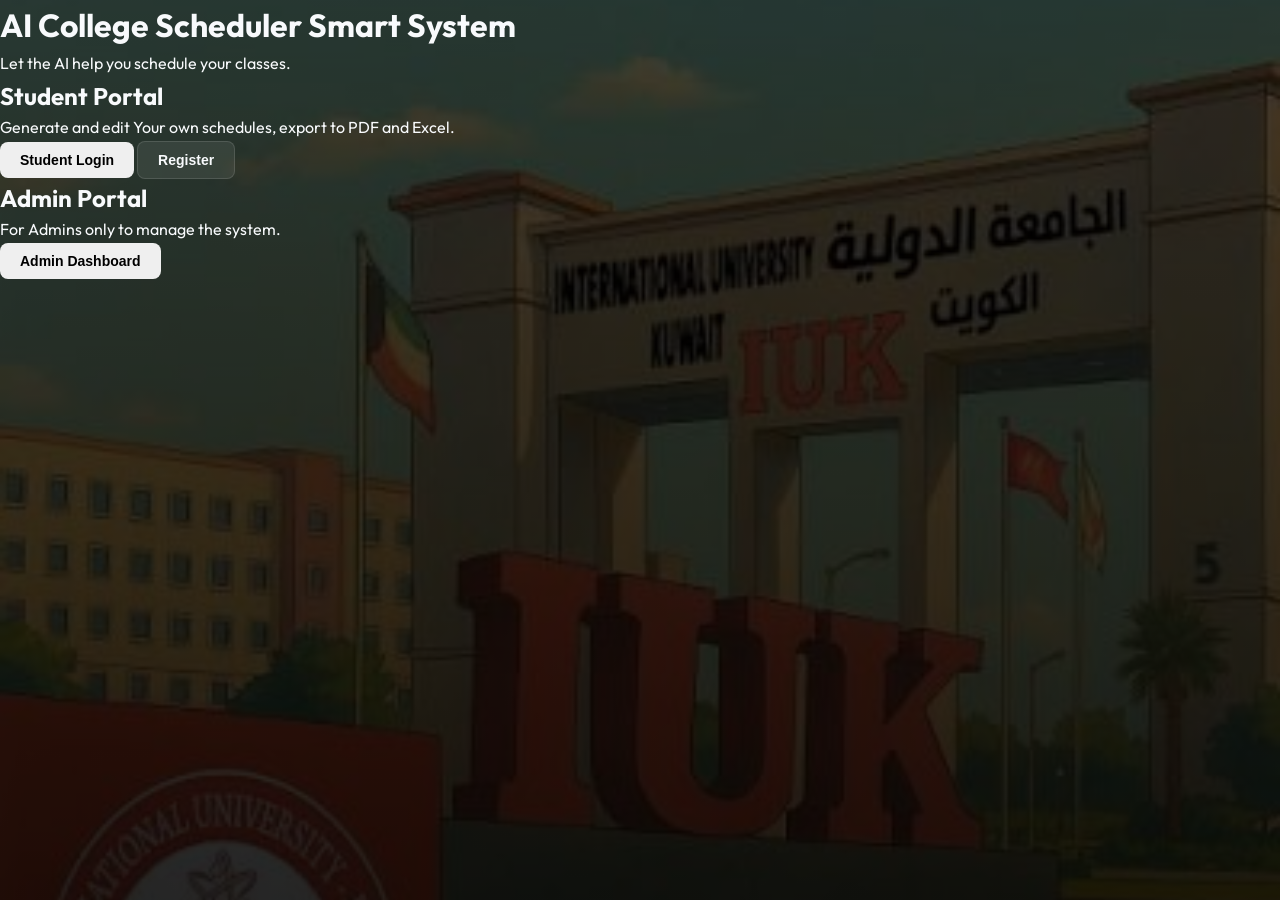
<file: frontend/index.html>
<!DOCTYPE html>
<html lang="en">
<head>
  <meta charset="UTF-8" />
  <title>AI College Scheduler Smart System</title>
  <meta name="viewport" content="width=device-width, initial-scale=1.0" />
  <link rel="stylesheet" href="styles.css" />
</head>
<body class="landing-body">
  <div class="landing-hero">
    <header class="landing-header">
      <h1>AI College Scheduler Smart System</h1>
      <p>Let the AI help you schedule your classes.</p>
    </header>
    <main class="landing-main">
      <section class="landing-cards">
        <div class="card role-card">
          <h2>Student Portal</h2>
          <p>Generate and edit Your own schedules, export to PDF and Excel.</p>
          <button onclick="window.location.href='/login-page'">Student Login</button>
          <button class="secondary" onclick="window.location.href='/register-page'">Register</button>
        </div>
        <div class="card role-card">
          <h2>Admin Portal</h2>
          <p>For Admins only to manage the system.</p>
          <button onclick="window.location.href='/admin'">Admin Dashboard</button>
        </div>
      </section>
    </main>
  </div>
</body>
</html>
</file>
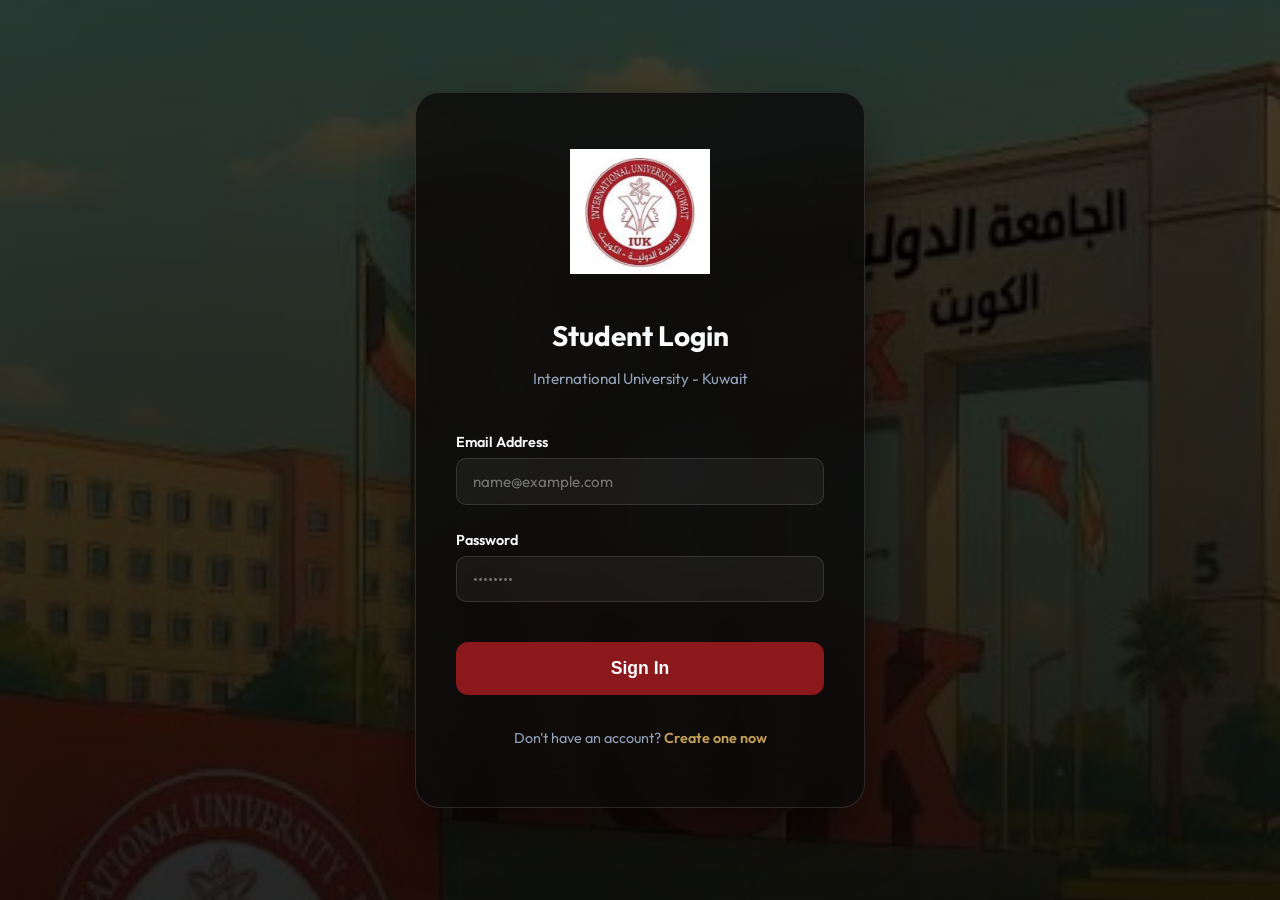
<file: frontend/login.html>
<!DOCTYPE html>
<html lang="en">

<head>
  <meta charset="UTF-8" />
  <title>Student Login - AI College Scheduler</title>
  <meta name="viewport" content="width=device-width, initial-scale=1.0" />
  <link rel="stylesheet" href="styles.css" />
</head>

<body class="auth-body">
  <div class="auth-container">
    <div class="auth-card">
      <img src="assets/logo.png" alt="IUK Logo" class="auth-logo">
      <h1>Student Login</h1>
      <p class="subtitle">International University - Kuwait</p>
      <form id="login-form">
        <div class="form-group">
          <label for="login-email">Email Address</label>
          <input type="email" id="login-email" name="email" placeholder="name@example.com" required />
        </div>
        <div class="form-group">
          <label for="login-password">Password</label>
          <input type="password" id="login-password" name="password" placeholder="••••••••" required />
        </div>
        <button type="submit" class="primary">Sign In</button>
        <p class="auth-switch">
          Don't have an account?
          <a href="/register-page">Create one now</a>
        </p>
      </form>
      <div id="login-error" class="error-text"></div>
    </div>
  </div>
  <script src="script.js"></script>
</body>

</html>
</file>
<file: frontend/styles.css>
@import url('https://fonts.googleapis.com/css2?family=Outfit:wght@300;400;500;600;700;800&display=swap');

:root {
  --primary: #8B181B;
  /* IUK Maroon */
  --primary-hover: #6a1215;
  --secondary: #C5A059;
  /* IUK Gold/Sand */
  --accent: #D4AF37;
  --bg-dark-overlay: linear-gradient(rgba(0, 0, 0, 0.7), rgba(0, 0, 0, 0.85));
  --panel-bg: rgba(25, 25, 25, 0.85);
  /* Darker, more glassmorphism-friendly */
  --glass-bg: rgba(255, 255, 255, 0.08);
  --text-main: #f8fafc;
  --text-muted: #94a3b8;
  --border: rgba(255, 255, 255, 0.12);
  --success: #10b981;
  --error: #ef4444;
  --sidebar-w: 260px;
  --radius: 16px;
  --shadow: 0 10px 40px -10px rgba(0, 0, 0, 0.5);
}

body {
  font-family: 'Outfit', -apple-system, BlinkMacSystemFont, "Segoe UI", Roboto, Helvetica, Arial, sans-serif;
  background: var(--bg-dark-overlay), url('assets/background.jpg');
  background-size: cover;
  background-position: center;
  background-attachment: fixed;
  color: var(--text-main);
  min-height: 100vh;
  line-height: 1.6;
}

* {
  box-sizing: border-box;
  margin: 0;
  padding: 0;
}

.layout {
  display: flex;
  min-height: 100vh;
}

/* Sidebar */
.sidebar {
  width: var(--sidebar-w);
  background: rgba(10, 10, 10, 0.88);
  backdrop-filter: blur(20px);
  border-right: 1px solid var(--border);
  display: flex;
  flex-direction: column;
  position: fixed;
  top: 0;
  bottom: 0;
  padding: 2rem 1rem;
  z-index: 100;
}

.sidebar-header {
  text-align: center;
  margin-bottom: 2.5rem;
}

.sidebar-logo {
  width: 120px;
  height: auto;
  margin-bottom: 1rem;
  filter: drop-shadow(0 4px 10px rgba(0, 0, 0, 0.3));
}

.sidebar-header h1 {
  font-size: 1.1rem;
  font-weight: 700;
  color: var(--text-main);
  background: none;
  -webkit-text-fill-color: initial;
  letter-spacing: 0.5px;
}

.sidebar-header p {
  font-size: 0.75rem;
  color: var(--secondary);
  font-weight: 600;
  text-transform: uppercase;
  margin-top: 0.25rem;
}

.sidebar-nav {
  flex: 1;
}

.nav-item {
  width: 100%;
  padding: 0.6rem 0.75rem;
  margin-bottom: 0.25rem;
  background: transparent;
  border: none;
  border-radius: var(--radius);
  color: var(--text-muted);
  text-align: left;
  font-weight: 500;
  cursor: pointer;
  transition: all 0.2s ease;
  display: flex;
  align-items: center;
  gap: 0.65rem;
  font-size: 0.9rem;
}

.nav-item svg {
  width: 18px;
  height: 18px;
  flex-shrink: 0;
}

.nav-item:hover {
  background: var(--glass-bg);
  color: var(--text-main);
}

.nav-item.active {
  background: var(--primary);
  color: white;
  box-shadow: 0 4px 6px -1px rgba(59, 130, 246, 0.4);
}

.sidebar-footer {
  padding-top: 1rem;
  border-top: 1px solid var(--border);
}

/* Main Content */
.main-content {
  margin-left: var(--sidebar-w);
  flex: 1;
  padding: 2.5rem;
  max-width: 1200px;
}

/* Stats Grid */
.stats-grid {
  display: grid;
  grid-template-columns: repeat(auto-fit, minmax(180px, 1fr));
  gap: 1.5rem;
  margin-bottom: 3rem;
}

.stat-card {
  background: var(--panel-bg);
  backdrop-filter: blur(12px);
  border: 1px solid var(--border);
  padding: 1.75rem;
  border-radius: var(--radius);
  transition: all 0.3s cubic-bezier(0.4, 0, 0.2, 1);
  position: relative;
  overflow: hidden;
}

.stat-card::before {
  content: '';
  position: absolute;
  top: 0;
  left: 0;
  width: 4px;
  height: 100%;
  background: var(--primary);
  opacity: 0.7;
}

.stat-card:hover {
  transform: translateY(-6px);
  box-shadow: var(--shadow);
  border-color: rgba(255, 255, 255, 0.2);
}

.stat-card h3 {
  font-size: 0.8rem;
  color: var(--text-muted);
  text-transform: uppercase;
  letter-spacing: 0.1em;
  margin-bottom: 0.75rem;
  font-weight: 600;
}

.stat-card p {
  font-size: 2.25rem;
  font-weight: 800;
  color: var(--text-main);
}

/* Sections */
.content-section {
  display: none;
  animation: fadeIn 0.4s ease-out;
}

.content-section.active {
  display: block;
}

@keyframes fadeIn {
  from {
    opacity: 0;
    transform: translateY(10px);
  }

  to {
    opacity: 1;
    transform: translateY(0);
  }
}

.section-header {
  display: flex;
  justify-content: space-between;
  align-items: center;
  margin-bottom: 2rem;
}

.panel {
  background: var(--panel-bg);
  backdrop-filter: blur(8px);
  border: 1px solid var(--border);
  padding: 2rem;
  border-radius: var(--radius);
  margin-bottom: 2rem;
}

/* Tables */
.data-table {
  width: 100%;
  border-collapse: collapse;
  margin-top: 1rem;
}

.data-table th {
  text-align: left;
  padding: 1rem;
  color: var(--text-muted);
  font-weight: 600;
  border-bottom: 1px solid var(--border);
  font-size: 0.875rem;
}

.data-table td {
  padding: 1rem;
  border-bottom: 1px solid var(--border);
  font-size: 0.9375rem;
}

.data-table tr:last-child td {
  border-bottom: none;
}

.data-table tbody tr:hover {
  background: var(--glass-bg);
}

/* Buttons */
button {
  padding: 0.625rem 1.25rem;
  border-radius: 8px;
  font-weight: 600;
  cursor: pointer;
  transition: all 0.2s;
  border: none;
  font-size: 0.875rem;
}

button.primary {
  background: var(--primary);
  color: white;
}

button.primary:hover {
  background: var(--primary-hover);
  transform: translateY(-1px);
}

button.secondary {
  background: var(--glass-bg);
  color: var(--text-main);
  border: 1px solid var(--border);
}

button.secondary:hover {
  background: rgba(255, 255, 255, 0.1);
}

button.small {
  padding: 0.4rem 0.8rem;
  font-size: 0.75rem;
}

/* Forms & Inputs */
/* Auth Pages */
.auth-body {
  display: flex;
  align-items: center;
  justify-content: center;
  padding: 2rem;
}

.auth-container {
  width: 100%;
  max-width: 450px;
}

.auth-card {
  background: rgba(10, 10, 10, 0.8);
  backdrop-filter: blur(25px);
  padding: 3.5rem 2.5rem;
  border-radius: 24px;
  border: 1px solid var(--border);
  box-shadow: 0 30px 60px -12px rgba(0, 0, 0, 0.6);
  text-align: center;
}

.auth-logo {
  width: 140px;
  margin-bottom: 2rem;
}

.auth-card h1 {
  font-size: 1.75rem;
  margin-bottom: 0.5rem;
  font-weight: 700;
}

.auth-card p.subtitle {
  color: var(--text-muted);
  margin-bottom: 2.5rem;
  font-size: 0.95rem;
}

.auth-card label {
  margin-bottom: 0;
  /* Handled by form-group */
}

.auth-card input {
  /* Override or complement global styles */
  margin-top: 0.25rem;
}

.auth-card button {
  width: 100%;
  padding: 1rem;
  font-size: 1.1rem;
  margin-top: 1rem;
  background: var(--primary);
  border-radius: 12px;
}

.auth-switch {
  margin-top: 2rem;
  font-size: 0.9rem;
  color: var(--text-muted);
}

.auth-switch a {
  color: var(--secondary);
  text-decoration: none;
  font-weight: 600;
}

.auth-switch a:hover {
  text-decoration: underline;
}

/* Modals */
.modal-overlay {
  position: fixed;
  inset: 0;
  background: rgba(0, 0, 0, 0.6);
  backdrop-filter: blur(4px);
  display: flex;
  align-items: center;
  justify-content: center;
  z-index: 1000;
  transition: opacity 0.3s;
}

.modal-content {
  background: #0f172a;
  /* Solid dark for modals to ensure contrast */
  width: 95%;
  max-width: 550px;
  border-radius: 20px;
  border: 1px solid var(--border);
  box-shadow: 0 25px 50px -12px rgba(0, 0, 0, 0.8);
  overflow: hidden;
}

.modal-header {
  padding: 1.5rem 2rem;
  background: rgba(255, 255, 255, 0.03);
  border-bottom: 1px solid var(--border);
  display: flex;
  justify-content: space-between;
  align-items: center;
}

.modal-body {
  padding: 2rem;
}

.modal-detail-row {
  display: flex;
  justify-content: space-between;
  padding: 0.8rem 0;
  border-bottom: 1px solid rgba(255, 255, 255, 0.05);
}

.modal-detail-row:last-child {
  border-bottom: none;
}

.modal-detail-label {
  color: var(--text-muted);
  font-size: 0.9rem;
}

.modal-detail-value {
  color: var(--text-main);
  font-weight: 600;
  font-size: 0.95rem;
  text-align: right;
}

.modal-body label {
  color: var(--text-main);
  opacity: 0.9;
}

/* Forms & Inputs */
input[type="text"],
input[type="email"],
input[type="password"],
input[type="number"],
input[type="time"],
select,
textarea {
  width: 100%;
  padding: 0.8rem 1rem;
  background: rgba(255, 255, 255, 0.05);
  border: 1px solid var(--border);
  border-radius: 10px;
  color: var(--text-main);
  font-family: inherit;
  font-size: 0.95rem;
  transition: all 0.2s ease;
  outline: none;
}

input:focus,
select:focus {
  border-color: var(--secondary);
  background: rgba(255, 255, 255, 0.1);
  box-shadow: 0 0 0 4px rgba(197, 160, 89, 0.1);
}

select option {
  background-color: #0f172a;
  color: var(--text-main);
}

label {
  display: block;
  font-size: 0.9rem;
  font-weight: 600;
  color: var(--text-main);
  margin-bottom: 0.5rem;
  text-align: left;
}

.form-group {
  margin-bottom: 1.5rem;
  text-align: left;
}

.hidden {
  display: none !important;
}

/* Utilities */
.two-column {
  display: grid;
  grid-template-columns: 2fr 1fr;
  gap: 1.5rem;
}

.admin-upload-status {
  margin-top: 1rem;
  padding: 0.75rem;
  border-radius: 8px;
}

.file-pick-btn {
  display: inline-block;
  padding: 0.625rem 1.25rem;
  background: var(--glass-bg);
  border: 1px solid var(--border);
  border-radius: 8px;
  color: var(--text-main);
  font-size: 0.875rem;
  font-weight: 600;
  cursor: pointer;
  transition: background 0.2s;
  white-space: nowrap;
}

.file-pick-btn:hover {
  background: rgba(255, 255, 255, 0.1);
}


.admin-upload-status.success {
  background: rgba(16, 185, 129, 0.1);
  color: var(--success);
}

.admin-upload-status.error {
  background: rgba(239, 68, 68, 0.1);
  color: var(--error);
}

/* Schedule Flat Table */
.timetable {
  margin-top: 1rem;
  overflow-x: auto;
}

/* Schedule Flat Table Refinements */
.schedule-table-wrapper {
  overflow-x: auto;
  border-radius: var(--radius);
  background: rgba(0, 0, 0, 0.2); /* Deepen the background under the table */
  border: 1px solid var(--border);
  box-shadow: inset 0 0 20px rgba(0, 0, 0, 0.2);
}

.schedule-flat-table {
  width: 100%;
  border-collapse: separate;
  border-spacing: 0;
  min-width: 850px;
  font-size: 0.9rem;
}

.schedule-flat-table thead tr {
  background: rgba(255, 255, 255, 0.03);
  backdrop-filter: blur(10px);
}

.schedule-flat-table thead th {
  padding: 1.25rem 1rem;
  text-align: center;
  font-weight: 700;
  font-size: 0.75rem;
  color: var(--text-muted);
  text-transform: uppercase;
  letter-spacing: 0.1em;
  border-bottom: 1px solid var(--border);
  border-right: 1px solid rgba(255, 255, 255, 0.05);
}

.schedule-flat-table thead th:first-child {
  text-align: left;
  padding-left: 2rem;
}

.schedule-flat-table thead th:last-child {
  border-right: none;
}

.schedule-flat-table tbody tr {
  transition: all 0.2s ease;
  cursor: pointer;
}

.schedule-flat-table tbody tr:hover {
  background: rgba(255, 255, 255, 0.04);
  transform: scale(1.002);
  z-index: 5;
}

.schedule-flat-table tbody td {
  padding: 1.1rem 1rem;
  border-bottom: 1px solid rgba(255, 255, 255, 0.03);
  border-right: 1px solid rgba(255, 255, 255, 0.03);
  color: var(--text-main);
  vertical-align: middle;
  text-align: center;
}

.schedule-flat-table tbody td:last-child {
  border-right: none;
}

.schedule-flat-table tbody tr:last-child td {
  border-bottom: none;
}

.sft-code {
  text-align: left !important;
  padding-left: 2rem !important;
  font-family: inherit;
  font-weight: 600;
  color: var(--secondary) !important; /* Use the gold accent for the code */
}

.sft-name {
  text-align: left !important;
  font-weight: 500;
}

.sft-location {
  color: var(--text-muted) !important;
  font-size: 0.85rem;
  font-weight: 600;
}

.sft-day {
  font-size: 0.8rem;
  color: rgba(255, 255, 255, 0.2); /* Very muted when empty */
  min-width: 140px;
}

.sft-has-class {
  color: var(--text-main) !important;
  font-weight: 700;
  background: rgba(255, 255, 255, 0.02); /* Slight highlight on active cells */
}

.hint-text {
  margin-top: 2rem;
  font-size: 0.9rem;
  color: var(--text-muted);
  text-align: center;
  font-style: italic;
  opacity: 0.8;
}

.hint-text strong {
  color: var(--secondary);
  font-style: normal;
}

/* Variant Selector Tabs */
.variant-tabs {
  display: flex;
  justify-content: center;
  gap: 0.5rem;
  margin-bottom: 2rem;
  background: rgba(0, 0, 0, 0.3);
  padding: 0.4rem;
  border-radius: 12px;
  width: fit-content;
  margin-left: auto;
  margin-right: auto;
  border: 1px solid var(--border);
}

.variant-tab {
  padding: 0.6rem 1.5rem;
  border-radius: 8px;
  background: transparent;
  color: var(--text-muted);
  font-weight: 600;
  font-size: 0.85rem;
  transition: all 0.3s ease;
  border: none;
}

.variant-tab:hover {
  color: var(--text-main);
  background: rgba(255, 255, 255, 0.05);
}

.variant-tab.active {
  background: var(--primary);
  color: white;
  box-shadow: 0 4px 10px rgba(139, 24, 27, 0.3);
}

#confirm-schedule-btn {
  box-shadow: 0 10px 20px -5px rgba(139, 24, 27, 0.4);
  transition: all 0.3s cubic-bezier(0.4, 0, 0.2, 1);
}

#confirm-schedule-btn:hover {
  transform: translateY(-2px);
  box-shadow: 0 15px 25px -5px rgba(139, 24, 27, 0.5);
  background: var(--primary-hover);
}
</file>
